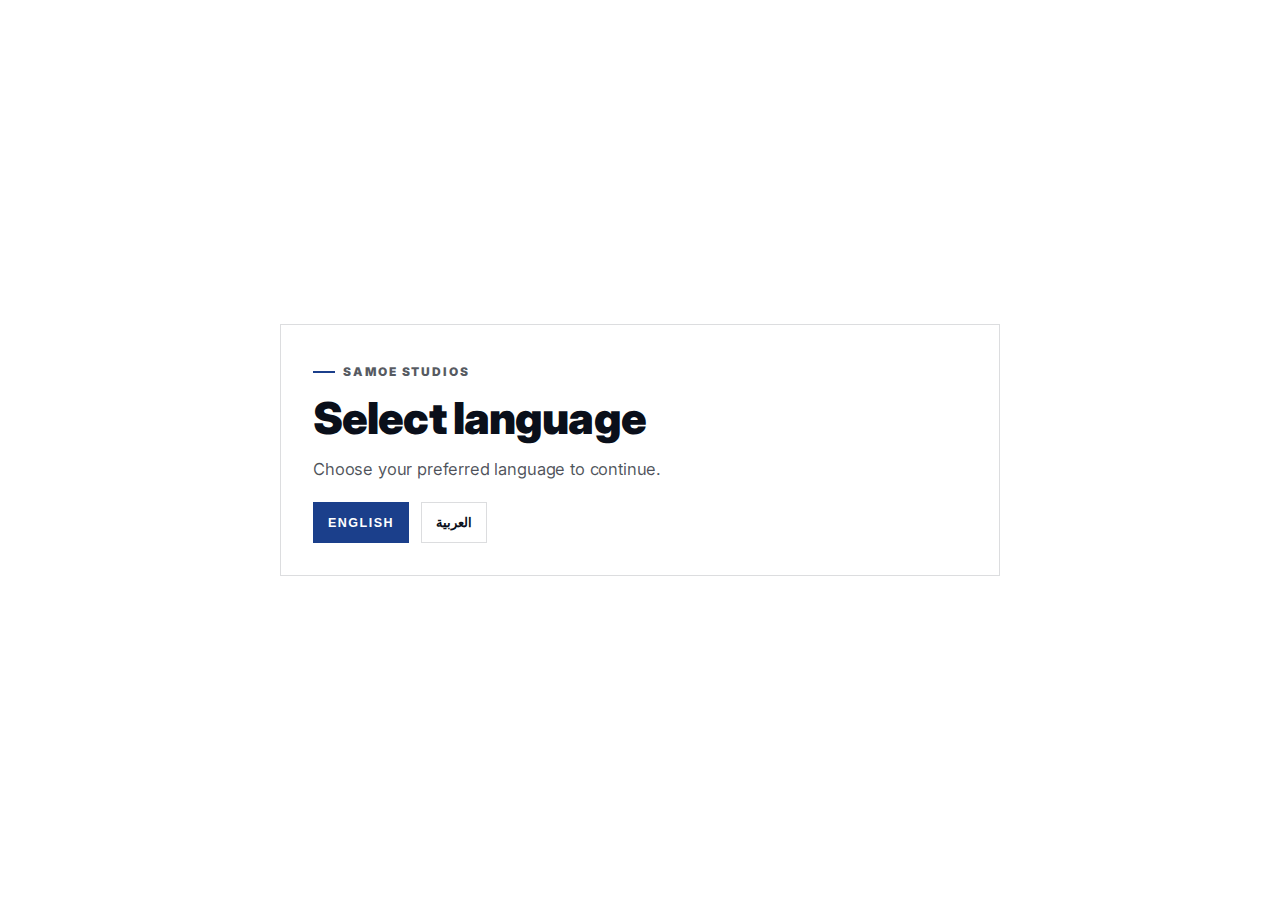
<file: index.html>
<!doctype html>
<html lang="en">
<head>
  <meta charset="utf-8" />
  <meta name="viewport" content="width=device-width, initial-scale=1" />
  <title>Language — SAMOE STUDIOS</title>
  <meta name="description" content="Select your preferred language to continue to SAMOE STUDIOS." />
  <link rel="canonical" href="https://samoestudios.com/" />

  <link rel="preconnect" href="https://fonts.googleapis.com">
  <link rel="preconnect" href="https://fonts.gstatic.com" crossorigin>
  <link href="https://fonts.googleapis.com/css2?family=Inter:wght@400;600;800;900&family=Noto+Kufi+Arabic:wght@400;600;800&display=swap" rel="stylesheet">
  <link rel="stylesheet" href="./styles.css?v=50" />
</head>

<body>
  <main class="gate">
    <div class="gate-box reveal is-visible">
      <div class="kicker">SAMOE STUDIOS</div>

      <h1 class="gate-title" data-i18n="gate_title">Select language</h1>
      <p class="sub" style="margin-bottom:18px;" data-i18n="gate_sub">Choose your preferred language to continue.</p>

      <div class="btn-row">
        <button class="btn btn-blue" id="chooseEN" type="button">English</button>
        <button class="btn btn-ghost" id="chooseAR" type="button">العربية</button>
      </div>
    </div>
  </main>

  <script src="./i18n.js?v=50"></script>
  <script>
    // Auto-skip gate if language already chosen
    try{
      const saved = localStorage.getItem("samoelang");
      if (saved === "en" || saved === "ar") location.replace("./home.html");
    } catch(e) {}

    document.getElementById("chooseEN").addEventListener("click", () => {
      try { localStorage.setItem("samoelang","en"); } catch(e) {}
      location.href = "./home.html";
    });

    document.getElementById("chooseAR").addEventListener("click", () => {
      try { localStorage.setItem("samoelang","ar"); } catch(e) {}
      location.href = "./home.html";
    });
  </script>
</body>
</html>
</file>
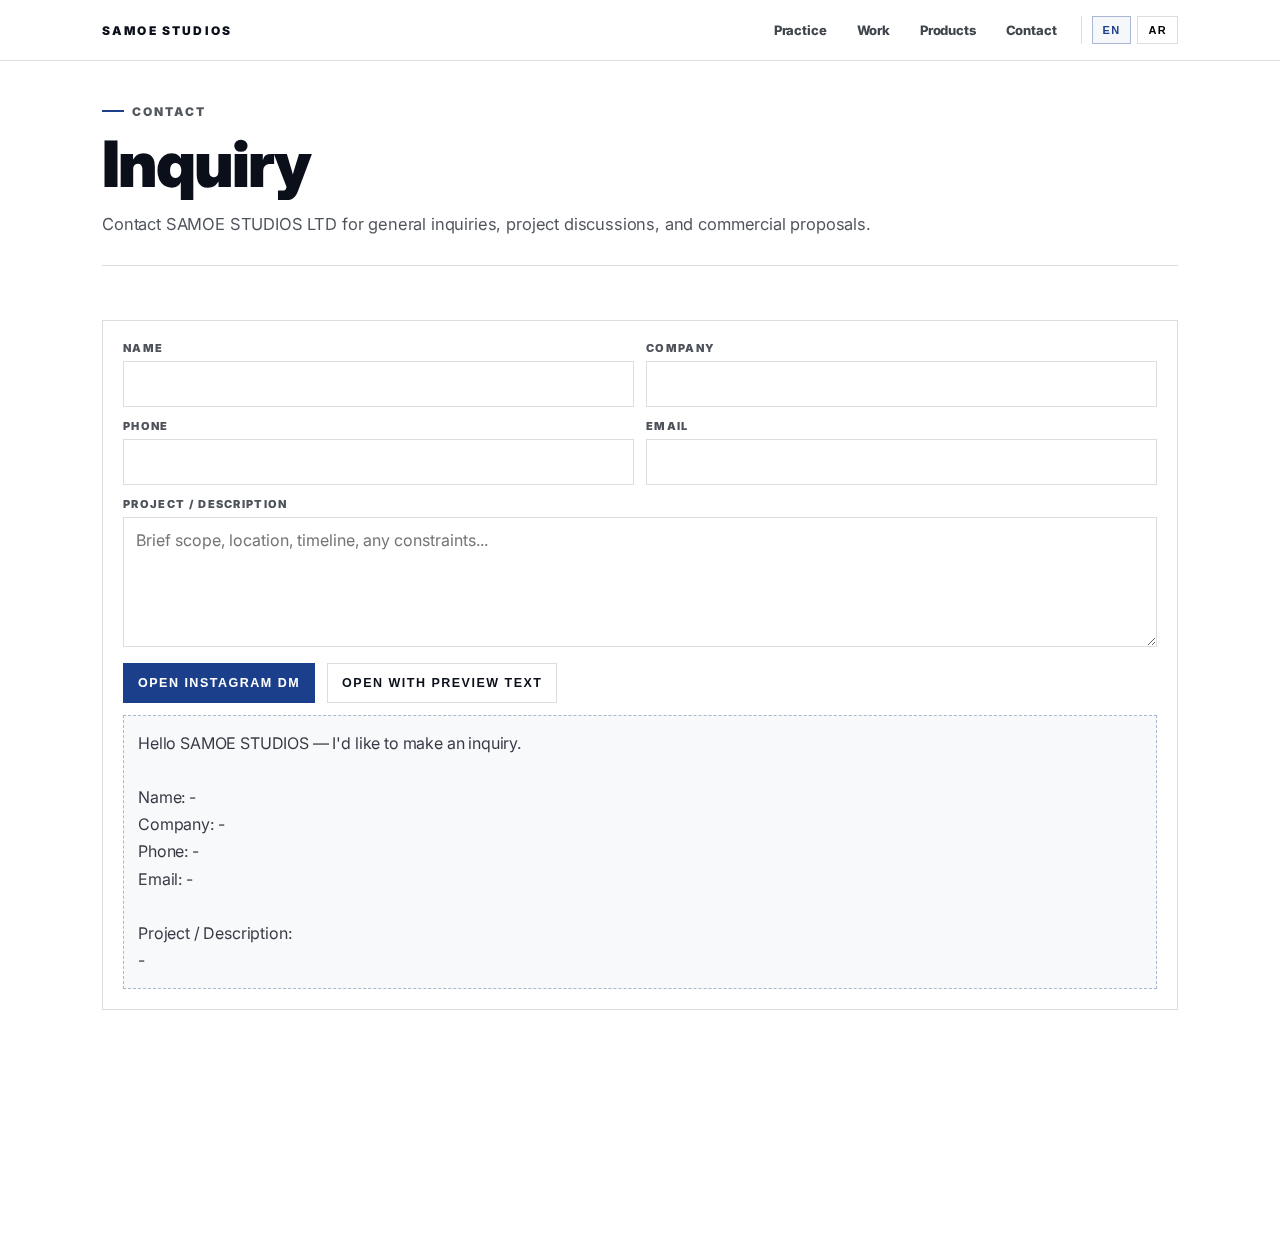
<file: contact.html>
<!doctype html>
<html lang="en">
<head>
  <meta charset="utf-8" />
  <meta name="viewport" content="width=device-width, initial-scale=1" />

  <title>Contact — SAMOE STUDIOS</title>
  <meta name="description" content="Contact SAMOE STUDIOS. Submit an inquiry and send it via Instagram DM." />
  <link rel="canonical" href="https://samoestudios.com/contact.html" />

  <link rel="preconnect" href="https://fonts.googleapis.com">
  <link rel="preconnect" href="https://fonts.gstatic.com" crossorigin>
  <link href="https://fonts.googleapis.com/css2?family=Inter:wght@400;600;800;900&family=Noto+Kufi+Arabic:wght@400;600;800&display=swap" rel="stylesheet">
  <link rel="stylesheet" href="./styles.css?v=50" />
</head>

<body>
<header class="nav">
  <div class="nav-inner">
    <a class="logo" href="./home.html">SAMOE STUDIOS</a>

    <nav class="nav-links">
      <a href="./practice.html" data-i18n="nav_practice">Practice</a>
      <a href="./work.html" data-i18n="nav_work">Work</a>
      <a href="./products.html" data-i18n="nav_products">Products</a>
      <a href="./contact.html" data-i18n="nav_contact">Contact</a>

      <div class="lang-switch">
        <button id="langEN" type="button">EN</button>
        <button id="langAR" type="button">AR</button>
      </div>
    </nav>
  </div>
</header>

<main class="wrap">

  <section class="reveal">
    <div class="kicker" data-i18n="contact_kicker">Contact</div>
    <h1 class="h1" data-i18n="contact_title">Inquiry</h1>
    <p class="sub" data-i18n="contact_sub">
      Fill in your details. We will generate a message and open Instagram DM so you can send it.
    </p>
  </section>

  <section class="section reveal">
    <form id="inquiryForm" class="form">
      <div class="field-grid">
        <div>
          <label for="name" data-i18n="f_name">Name</label>
          <input id="name" name="name" autocomplete="name" />
        </div>
        <div>
          <label for="company" data-i18n="f_company">Company</label>
          <input id="company" name="company" autocomplete="organization" />
        </div>
        <div>
          <label for="phone" data-i18n="f_phone">Phone</label>
          <input id="phone" name="phone" autocomplete="tel" />
        </div>
        <div>
          <label for="email" data-i18n="f_email">Email</label>
          <input id="email" name="email" autocomplete="email" />
        </div>
      </div>

      <div style="margin-top:12px;">
        <label for="description" data-i18n="f_desc">Project / Description</label>
        <textarea id="description" name="description" data-i18n-ph="f_desc_ph"
          placeholder="Brief scope, location, timeline, any constraints..."></textarea>
      </div>

      <div class="form-actions">
        <button class="btn btn-blue" type="submit" data-i18n="open_dm">Open Instagram DM</button>
        <button class="btn btn-ghost" type="button" id="openDM" data-i18n="open_dm2">Open with preview text</button>
      </div>

      <div class="preview" id="messagePreview"></div>
    </form>
  </section>

  <footer class="footer reveal">
    <div data-i18n="footer_rights">© 2025–2026 SAMOE STUDIOS</div>
    <div class="footer-links">
      <a href="./home.html">Home</a>
      <a href="./practice.html" data-i18n="nav_practice">Practice</a>
      <a href="./work.html" data-i18n="nav_work">Work</a>
      <a href="./products.html" data-i18n="nav_products">Products</a>
      <a href="./contact.html" data-i18n="nav_contact">Contact</a>
      <a href="https://instagram.com/samoestudios" target="_blank" rel="noreferrer" data-i18n="footer_follow">Follow</a>
    </div>
  </footer>

</main>

<script src="./i18n.js?v=50"></script>
<script src="./script.js?v=50"></script>
<script>
  const lang = window.SAMOE.getLang() || "en";
  const enBtn = document.getElementById("langEN");
  const arBtn = document.getElementById("langAR");
  const setActive = (l) => { enBtn.classList.toggle("active", l==="en"); arBtn.classList.toggle("active", l==="ar"); };
  setActive(lang);
  enBtn.addEventListener("click", () => { window.SAMOE.setLang("en"); setActive("en"); });
  arBtn.addEventListener("click", () => { window.SAMOE.setLang("ar"); setActive("ar"); });
</script>
</body>
</html>
</file>
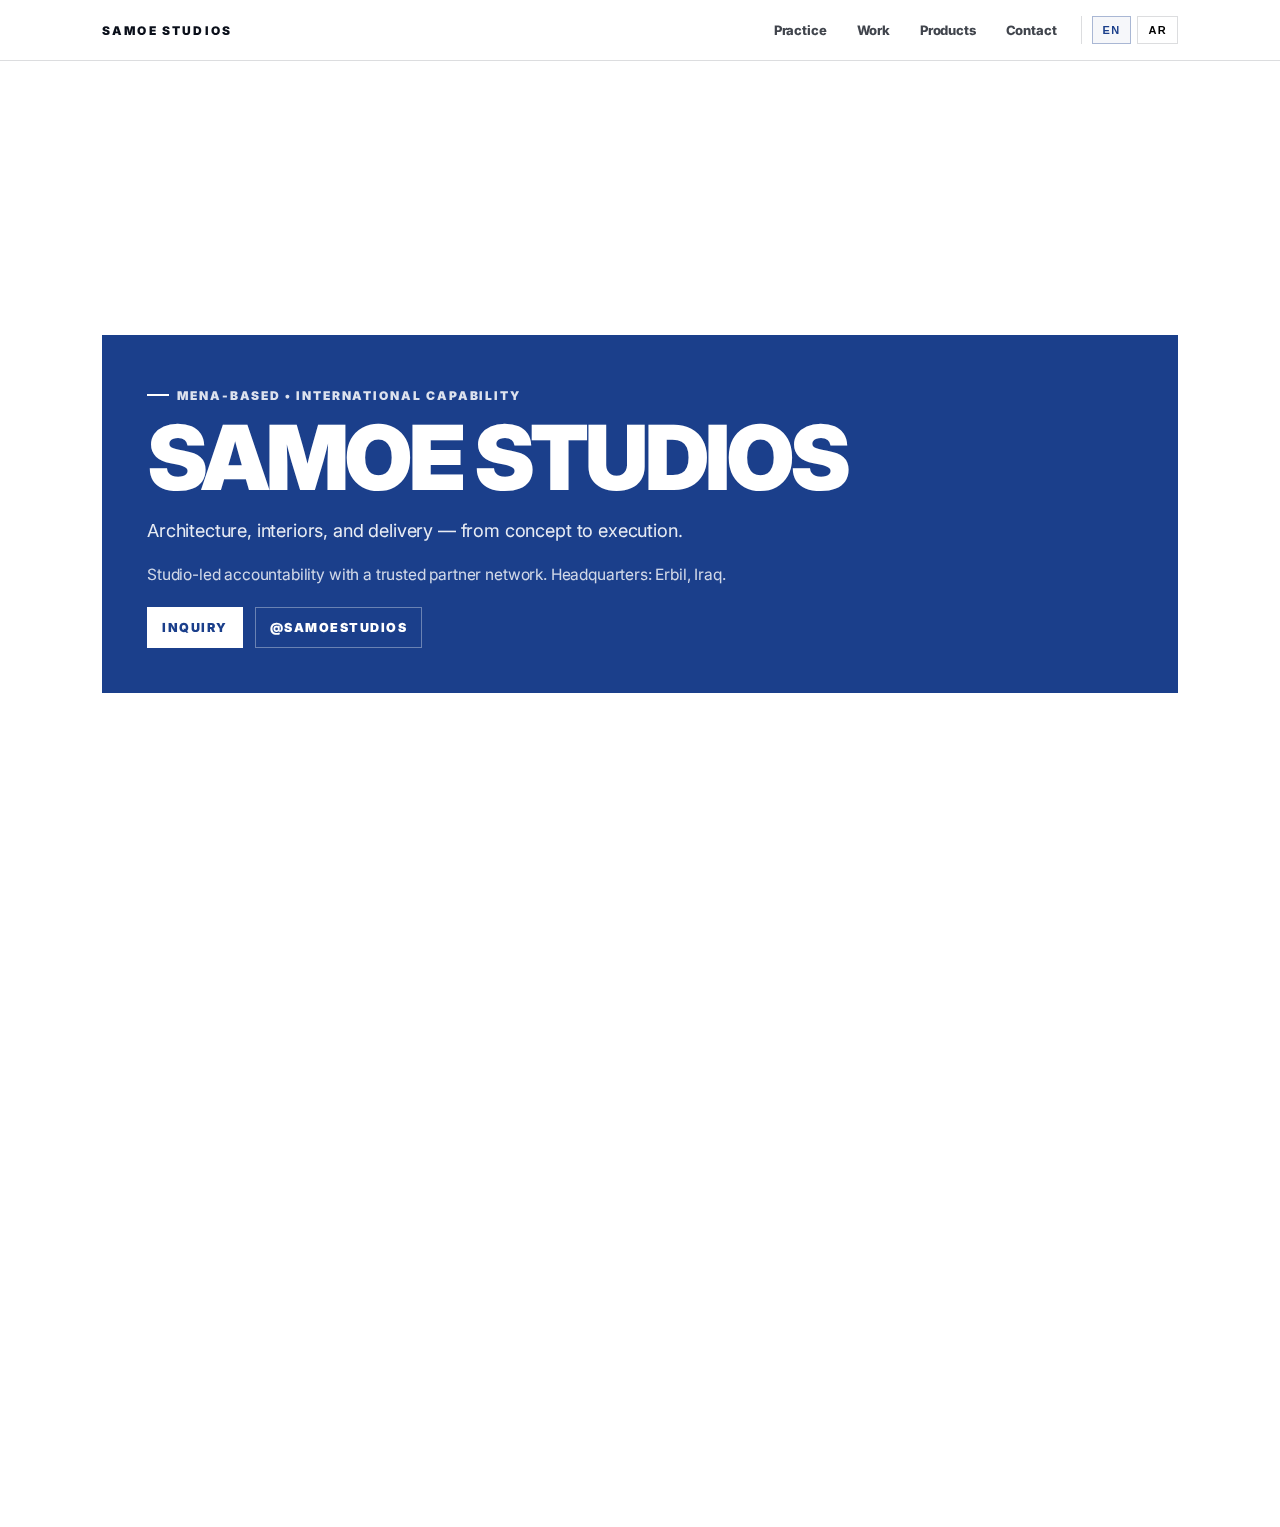
<file: home.html>
<!doctype html>
<html lang="en">
<head>
  <meta charset="utf-8" />
  <meta name="viewport" content="width=device-width, initial-scale=1" />

  <title>SAMOE STUDIOS — Architecture, Interiors & Delivery</title>
  <meta name="description" content="SAMOE STUDIOS is a MENA-based architecture and delivery studio headquartered in Erbil, Iraq. Architecture, interiors, retail rollout systems, and implementation oversight." />
  <link rel="canonical" href="https://samoestudios.com/home.html" />

  <meta property="og:title" content="SAMOE STUDIOS — Architecture, Interiors & Delivery" />
  <meta property="og:description" content="MENA-based, internationally capable. Headquartered in Erbil, Iraq." />
  <meta property="og:url" content="https://samoestudios.com/home.html" />
  <meta property="og:type" content="website" />

  <link rel="preconnect" href="https://fonts.googleapis.com">
  <link rel="preconnect" href="https://fonts.gstatic.com" crossorigin>
  <link href="https://fonts.googleapis.com/css2?family=Inter:wght@400;600;800;900&family=Noto+Kufi+Arabic:wght@400;600;800&display=swap" rel="stylesheet">
  <link rel="stylesheet" href="./styles.css?v=50" />

  <script type="application/ld+json">
  {
    "@context":"https://schema.org",
    "@type":"Organization",
    "name":"SAMOE STUDIOS",
    "url":"https://samoestudios.com/",
    "sameAs":["https://www.instagram.com/samoestudios/"],
    "address":{
      "@type":"PostalAddress",
      "addressLocality":"Erbil",
      "addressCountry":"IQ"
    }
  }
  </script>
</head>

<body>
<header class="nav">
  <div class="nav-inner">
    <a class="logo" href="./home.html">SAMOE STUDIOS</a>

    <nav class="nav-links">
      <a href="./practice.html" data-i18n="nav_practice">Practice</a>
      <a href="./work.html" data-i18n="nav_work">Work</a>
      <a href="./products.html" data-i18n="nav_products">Products</a>
      <a href="./contact.html" data-i18n="nav_contact">Contact</a>

      <div class="lang-switch" aria-label="Language">
        <button id="langEN" type="button">EN</button>
        <button id="langAR" type="button">AR</button>
      </div>
    </nav>
  </div>
</header>

<main class="wrap">

  <section class="hero-full reveal">
    <div class="hero-stack hero-panel">
      <div class="kicker" data-i18n="hero_kicker">MENA-based • International capability</div>

      <h1 class="hero-title-xl" data-i18n="hero_title">SAMOE STUDIOS</h1>

      <p class="hero-slogan" data-i18n="hero_slogan">
        Architecture, interiors, and delivery — from concept to execution.
      </p>

      <p class="hero-sub2" data-i18n="hero_sub">
        Studio-led accountability with a trusted partner network. Headquarters: Erbil, Iraq.
      </p>

      <div class="btn-row" style="margin-top:18px;">
        <a class="btn btn-white" href="./contact.html" data-i18n="nav_inquiry">Inquiry</a>
        <a class="btn btn-ghost hero-ig" href="https://instagram.com/samoestudios" target="_blank" rel="noreferrer">@samoestudios</a>
      </div>
    </div>
  </section>

  <section class="section reveal">
    <div class="section-head">
      <h2 class="h2" data-i18n="sec_current_title">Current Project</h2>
      <p class="muted" data-i18n="sec_current_sub">Selected case study</p>
    </div>

    <article class="case">
      <div class="case-top">
        <h3 class="case-title" data-i18n="case_title">Special Lady — Retail transformation</h3>
        <div class="tag" data-i18n="case_tag">Iraq • Retail • Rebrand • Renovation • Systems</div>
      </div>

      <p class="case-p" data-i18n="case_desc">
        Rebrand and spatial expansion integrating architectural redesign, rollout coordination, and operational systems alignment.
      </p>

      <div class="timeline">
        <div><span data-i18n="tl_start">Project start</span><strong data-i18n="tl_start_val">October 2025</strong></div>
        <div><span data-i18n="tl_end">Full delivery</span><strong data-i18n="tl_end_val">April 2026</strong></div>
      </div>

      <div class="btn-row">
        <a class="btn btn-ghost" href="./work.html" data-i18n="view_case">View case study</a>
      </div>
    </article>
  </section>

  <footer class="footer reveal">
    <div data-i18n="footer_rights">© 2025–2026 SAMOE STUDIOS</div>

    <div class="footer-links">
      <a href="./home.html">Home</a>
      <a href="./practice.html" data-i18n="nav_practice">Practice</a>
      <a href="./work.html" data-i18n="nav_work">Work</a>
      <a href="./products.html" data-i18n="nav_products">Products</a>
      <a href="./contact.html" data-i18n="nav_contact">Contact</a>
      <a href="https://instagram.com/samoestudios" target="_blank" rel="noreferrer" data-i18n="footer_follow">Follow</a>
    </div>
  </footer>

</main>

<script src="./i18n.js?v=50"></script>
<script src="./script.js?v=50"></script>
<script>
  const lang = window.SAMOE.getLang() || "en";
  const enBtn = document.getElementById("langEN");
  const arBtn = document.getElementById("langAR");
  const setActive = (l) => {
    enBtn.classList.toggle("active", l === "en");
    arBtn.classList.toggle("active", l === "ar");
  };
  setActive(lang);
  enBtn.addEventListener("click", () => { window.SAMOE.setLang("en"); setActive("en"); });
  arBtn.addEventListener("click", () => { window.SAMOE.setLang("ar"); setActive("ar"); });
</script>
</body>
</html>
</file>
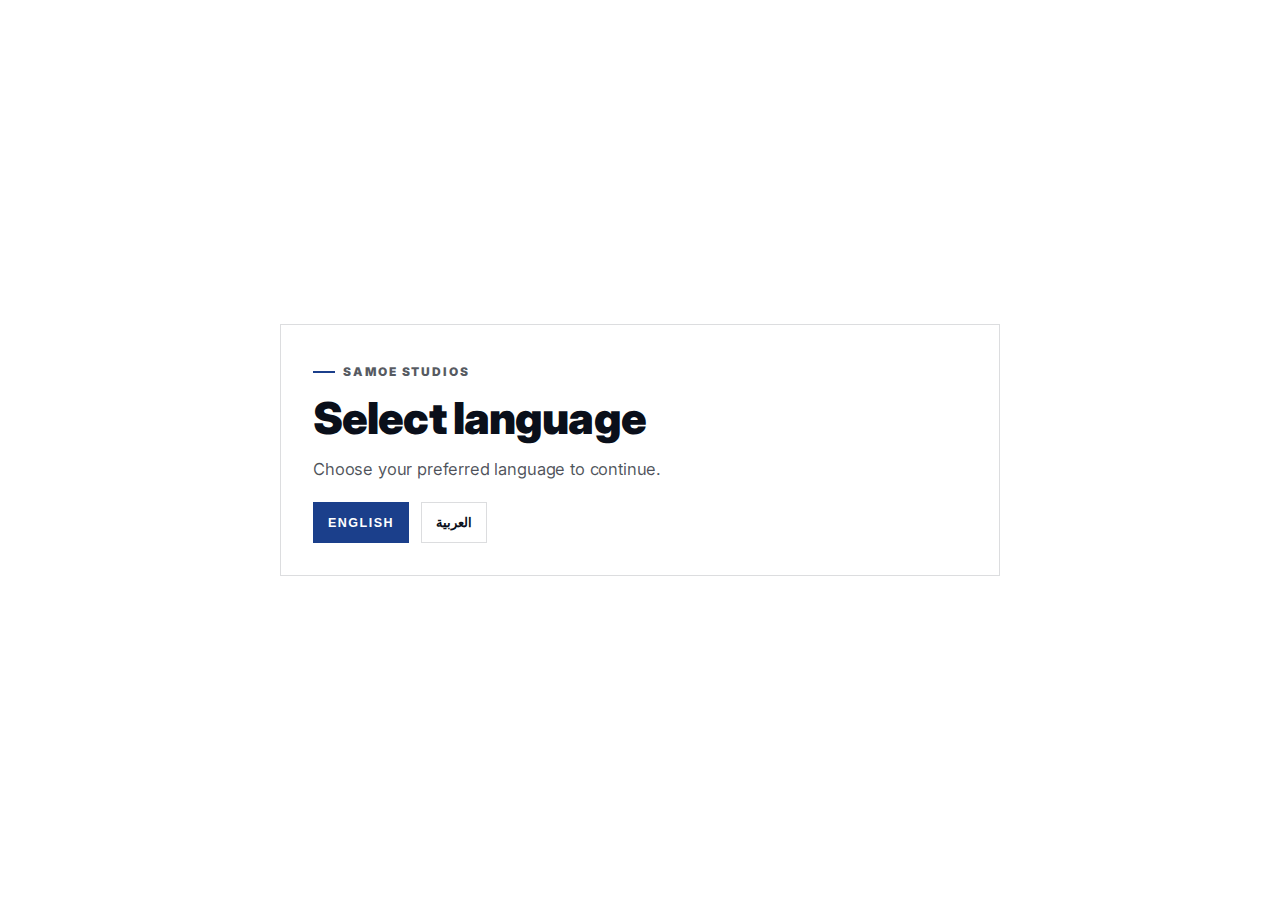
<file: lang.html>
<!doctype html>
<html lang="en">
<head>
  <meta charset="utf-8" />
  <meta name="viewport" content="width=device-width, initial-scale=1" />
  <title>Language — SAMOE STUDIOS</title>
  <link rel="preconnect" href="https://fonts.googleapis.com">
  <link rel="preconnect" href="https://fonts.gstatic.com" crossorigin>
  <link href="https://fonts.googleapis.com/css2?family=Inter:wght@400;600;800;900&display=swap" rel="stylesheet">
  <link rel="stylesheet" href="styles.css" />
</head>
<body>
  <main class="gate">
    <div class="gate-box reveal is-visible">
      <div class="kicker">SAMOE STUDIOS</div>
      <h1 class="gate-title">Select language</h1>
      <p class="sub" style="margin-bottom:18px;">Choose your preferred language to continue.</p>

      <div class="btn-row">
        <button class="btn btn-blue" id="chooseEN">English</button>
        <button class="btn btn-ghost" id="chooseAR">العربية</button>
      </div>
    </div>
  </main>

  <script src="i18n.js"></script>
  <script>
    document.getElementById("chooseEN").addEventListener("click", () => {
      window.SAMOE.setLang("en");
      location.href = "index.html";
    });
    document.getElementById("chooseAR").addEventListener("click", () => {
      window.SAMOE.setLang("ar");
      location.href = "index.html";
    });
  </script>
</body>
</html>
</file>
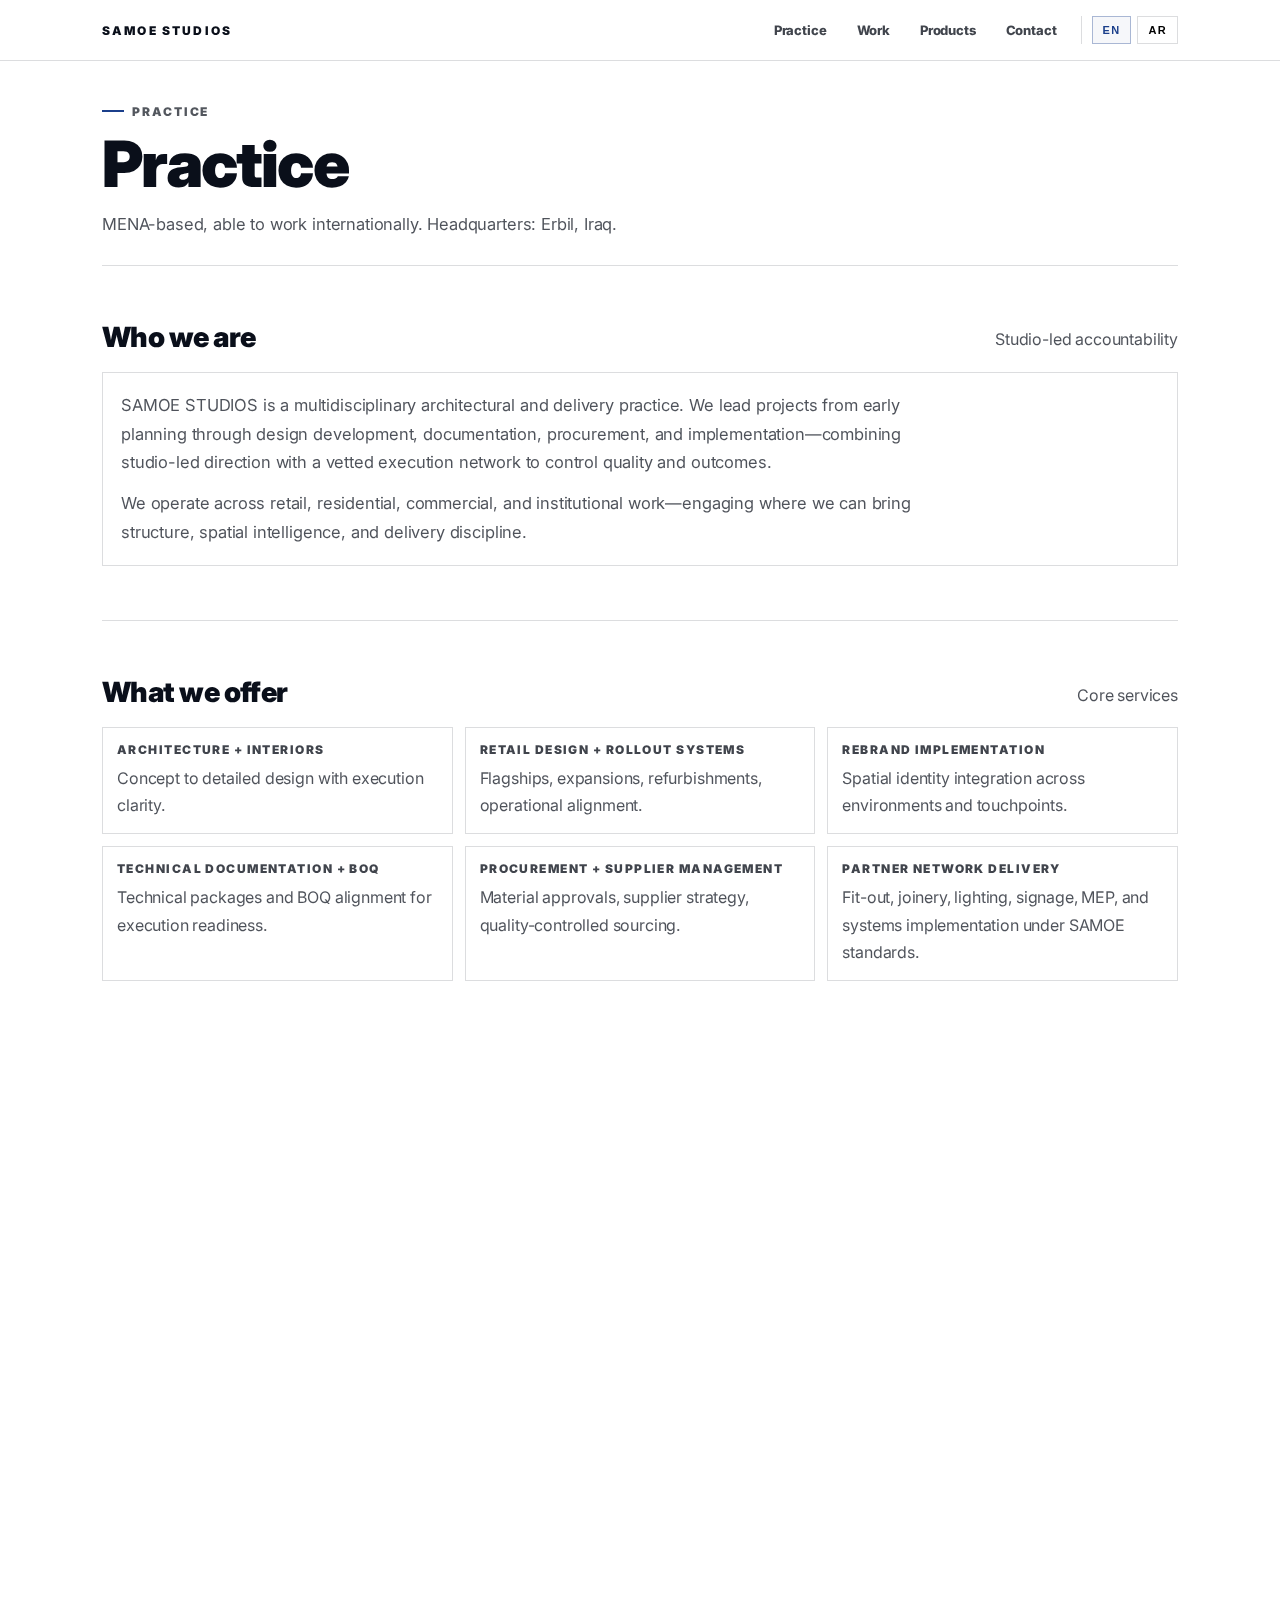
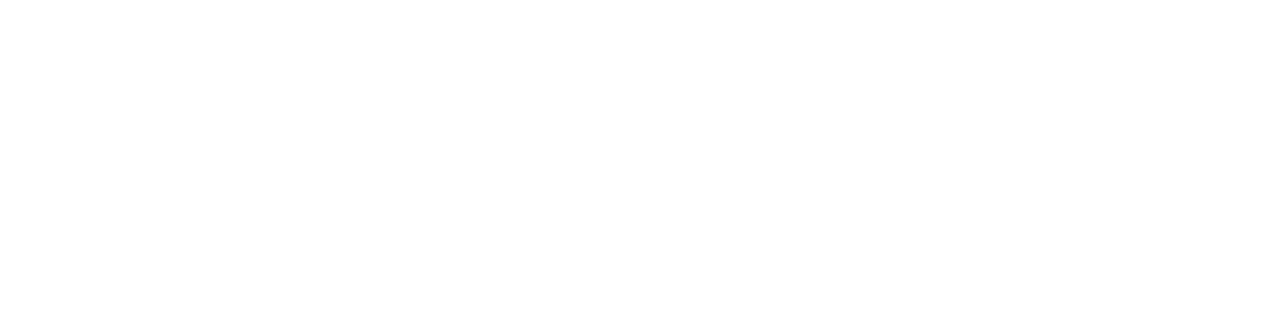
<file: practice.html>
<!doctype html>
<html lang="en">
<head>
  <meta charset="utf-8" />
  <meta name="viewport" content="width=device-width, initial-scale=1" />

  <title>Practice — SAMOE STUDIOS</title>
  <meta name="description" content="SAMOE STUDIOS practice: architecture, interiors, retail rollout systems, documentation, procurement, and delivery." />
  <link rel="canonical" href="https://samoestudios.com/practice.html" />

  <link rel="preconnect" href="https://fonts.googleapis.com">
  <link rel="preconnect" href="https://fonts.gstatic.com" crossorigin>
  <link href="https://fonts.googleapis.com/css2?family=Inter:wght@400;600;800;900&family=Noto+Kufi+Arabic:wght@400;600;800&display=swap" rel="stylesheet">
  <link rel="stylesheet" href="./styles.css?v=50" />
</head>

<body>
<header class="nav">
  <div class="nav-inner">
    <a class="logo" href="./home.html">SAMOE STUDIOS</a>

    <nav class="nav-links">
      <a href="./practice.html" data-i18n="nav_practice">Practice</a>
      <a href="./work.html" data-i18n="nav_work">Work</a>
      <a href="./products.html" data-i18n="nav_products">Products</a>
      <a href="./contact.html" data-i18n="nav_contact">Contact</a>

      <div class="lang-switch">
        <button id="langEN" type="button">EN</button>
        <button id="langAR" type="button">AR</button>
      </div>
    </nav>
  </div>
</header>

<main class="wrap">

  <section class="reveal">
    <div class="kicker" data-i18n="practice_kicker">Practice</div>
    <h1 class="h1" data-i18n="practice_title">Practice</h1>
    <p class="sub" data-i18n="practice_sub">MENA-based, able to work internationally. Headquarters: Erbil, Iraq.</p>
  </section>

  <section class="section reveal">
    <div class="section-head">
      <h2 class="h2" data-i18n="who_title">Who we are</h2>
      <p class="muted" data-i18n="who_sub">Studio-led accountability</p>
    </div>

    <div class="card">
      <p class="sub" style="margin-bottom:12px;" data-i18n="who_p1">
        SAMOE STUDIOS is a multidisciplinary architectural and delivery practice. We lead projects from early planning through design development, documentation, procurement, and implementation—combining studio-led direction with a vetted execution network to control quality and outcomes.
      </p>
      <p class="sub" style="margin:0;" data-i18n="who_p2">
        We operate across retail, residential, commercial, and institutional work—engaging where we can bring structure, spatial intelligence, and delivery discipline.
      </p>
    </div>
  </section>

  <section class="section reveal">
    <div class="section-head">
      <h2 class="h2" data-i18n="offer_title">What we offer</h2>
      <p class="muted" data-i18n="offer_sub">Core services</p>
    </div>

    <div class="mini-grid">
      <div class="mini"><h3 data-i18n="s1_t">Architecture + Interiors</h3><p data-i18n="s1_d">Concept to detailed design with execution clarity.</p></div>
      <div class="mini"><h3 data-i18n="s2_t">Retail Design + Rollout Systems</h3><p data-i18n="s2_d">Flagships, expansions, refurbishments, operational alignment.</p></div>
      <div class="mini"><h3 data-i18n="s3_t">Rebrand Implementation</h3><p data-i18n="s3_d">Spatial identity integration across environments and touchpoints.</p></div>
      <div class="mini"><h3 data-i18n="s4_t">Technical Documentation + BOQ</h3><p data-i18n="s4_d">Technical packages and BOQ alignment for execution readiness.</p></div>
      <div class="mini"><h3 data-i18n="s5_t">Procurement + Supplier Management</h3><p data-i18n="s5_d">Material approvals, supplier strategy, quality-controlled sourcing.</p></div>
      <div class="mini"><h3 data-i18n="s6_t">Partner Network Delivery</h3><p data-i18n="s6_d">Fit-out, joinery, lighting, signage, MEP, and systems implementation under SAMOE standards.</p></div>
    </div>
  </section>

  <section class="section reveal">
    <div class="section-head">
      <h2 class="h2" data-i18n="delivery_title">Delivery model</h2>
      <p class="muted" data-i18n="delivery_sub">How we execute</p>
    </div>

    <div class="card">
      <p class="sub" style="margin-bottom:10px;" data-i18n="d1">01 — Discovery: Objectives, constraints, budget logic, timeline, success KPIs.</p>
      <p class="sub" style="margin-bottom:10px;" data-i18n="d2">02 — Design + Documentation: Concept → detailed design, BOQ alignment, technical packages, execution clarity.</p>
      <p class="sub" style="margin-bottom:10px;" data-i18n="d3">03 — Procurement + Partners: Supplier strategy, approvals, and partner selection under SAMOE standards.</p>
      <p class="sub" style="margin:0;" data-i18n="d4">04 — Implementation + QA: Site coordination, inspections, punch lists, handover — measurable quality control.</p>
    </div>
  </section>

  <section class="section reveal">
    <div class="section-head">
      <h2 class="h2" data-i18n="name_title">The name</h2>
      <p class="muted" data-i18n="name_sub">SAMOE (pronounced “Sah-moe”)</p>
    </div>

    <div class="card">
      <p class="sub" style="margin:0;" data-i18n="name_p">
        SAMOE is intentionally not an acronym. It functions as a studio mark—adaptable across sectors, places, and project scales.
      </p>
    </div>
  </section>

  <footer class="footer reveal">
    <div data-i18n="footer_rights">© 2025–2026 SAMOE STUDIOS</div>
    <div class="footer-links">
      <a href="./home.html">Home</a>
      <a href="./practice.html" data-i18n="nav_practice">Practice</a>
      <a href="./work.html" data-i18n="nav_work">Work</a>
      <a href="./products.html" data-i18n="nav_products">Products</a>
      <a href="./contact.html" data-i18n="nav_contact">Contact</a>
      <a href="https://instagram.com/samoestudios" target="_blank" rel="noreferrer" data-i18n="footer_follow">Follow</a>
    </div>
  </footer>

</main>

<script src="./i18n.js?v=50"></script>
<script src="./script.js?v=50"></script>
<script>
  const lang = window.SAMOE.getLang() || "en";
  const enBtn = document.getElementById("langEN");
  const arBtn = document.getElementById("langAR");
  const setActive = (l) => { enBtn.classList.toggle("active", l==="en"); arBtn.classList.toggle("active", l==="ar"); };
  setActive(lang);
  enBtn.addEventListener("click", () => { window.SAMOE.setLang("en"); setActive("en"); });
  arBtn.addEventListener("click", () => { window.SAMOE.setLang("ar"); setActive("ar"); });
</script>
</body>
</html>
</file>
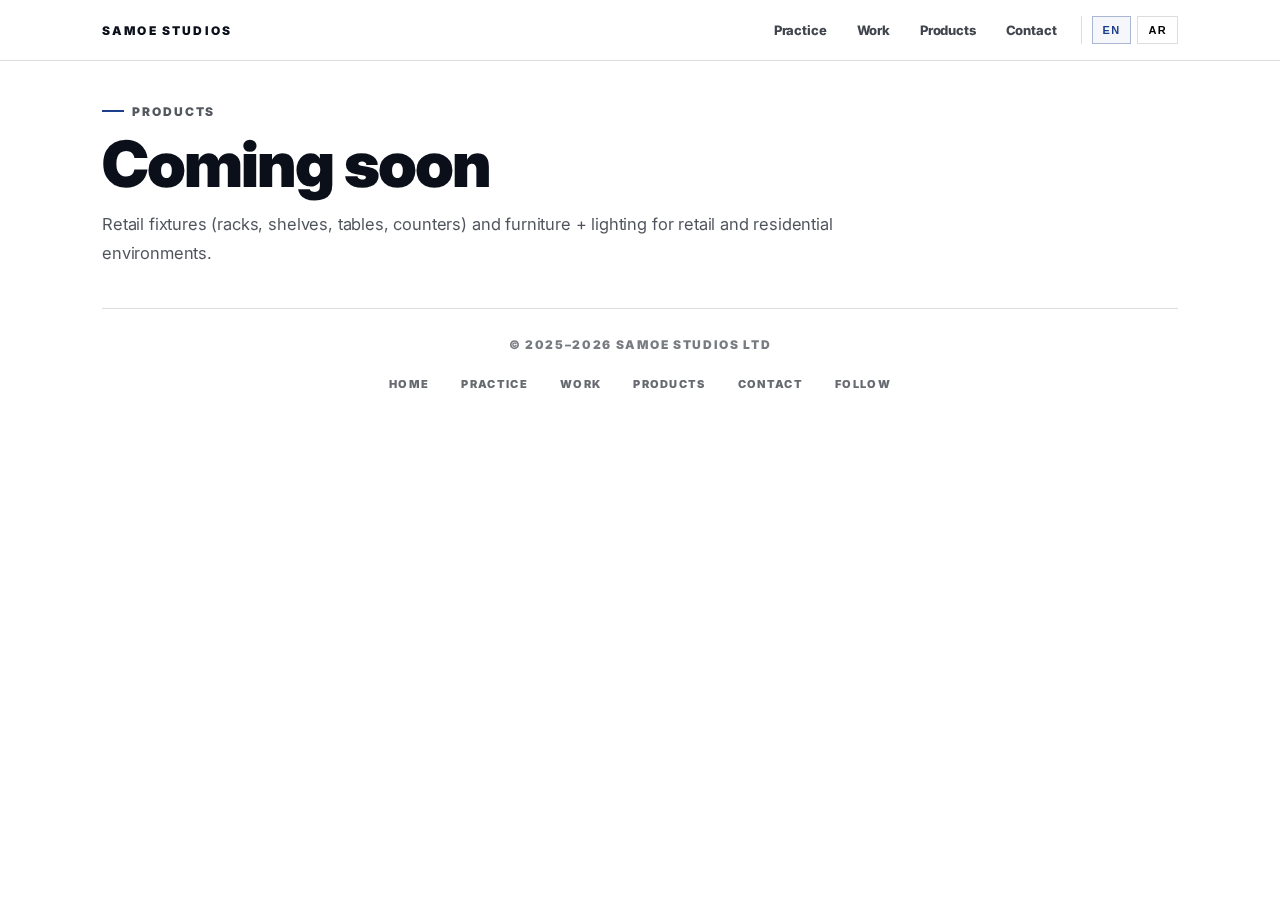
<file: products.html>
<!doctype html>
<html lang="en">
<head>
  <meta charset="utf-8" />
  <meta name="viewport" content="width=device-width, initial-scale=1" />

  <title>Products — SAMOE STUDIOS</title>
  <meta name="description" content="Products by SAMOE STUDIOS. Retail fixtures, furniture, and lighting — coming soon." />
  <link rel="canonical" href="https://samoestudios.com/products.html" />

  <link rel="preconnect" href="https://fonts.googleapis.com">
  <link rel="preconnect" href="https://fonts.gstatic.com" crossorigin>
  <link href="https://fonts.googleapis.com/css2?family=Inter:wght@400;600;800;900&family=Noto+Kufi+Arabic:wght@400;600;800&display=swap" rel="stylesheet">
  <link rel="stylesheet" href="./styles.css?v=50" />
</head>

<body>
<header class="nav">
  <div class="nav-inner">
    <a class="logo" href="./home.html">SAMOE STUDIOS</a>

    <nav class="nav-links">
      <a href="./practice.html" data-i18n="nav_practice">Practice</a>
      <a href="./work.html" data-i18n="nav_work">Work</a>
      <a href="./products.html" data-i18n="nav_products">Products</a>
      <a href="./contact.html" data-i18n="nav_contact">Contact</a>

      <div class="lang-switch">
        <button id="langEN" type="button">EN</button>
        <button id="langAR" type="button">AR</button>
      </div>
    </nav>
  </div>
</header>

<main class="wrap">
  <section class="reveal">
    <div class="kicker" data-i18n="products_kicker">Products</div>
    <h1 class="h1" data-i18n="products_title">Coming soon</h1>
    <p class="sub" data-i18n="products_sub">
      Retail fixtures (racks, shelves, tables, counters) and furniture + lighting for retail and residential environments.
    </p>
  </section>

  <footer class="footer reveal">
    <div data-i18n="footer_rights">© 2025–2026 SAMOE STUDIOS</div>
    <div class="footer-links">
      <a href="./home.html">Home</a>
      <a href="./practice.html" data-i18n="nav_practice">Practice</a>
      <a href="./work.html" data-i18n="nav_work">Work</a>
      <a href="./products.html" data-i18n="nav_products">Products</a>
      <a href="./contact.html" data-i18n="nav_contact">Contact</a>
      <a href="https://instagram.com/samoestudios" target="_blank" rel="noreferrer" data-i18n="footer_follow">Follow</a>
    </div>
  </footer>
</main>

<script src="./i18n.js?v=50"></script>
<script src="./script.js?v=50"></script>
<script>
  const lang = window.SAMOE.getLang() || "en";
  const enBtn = document.getElementById("langEN");
  const arBtn = document.getElementById("langAR");
  const setActive = (l) => { enBtn.classList.toggle("active", l==="en"); arBtn.classList.toggle("active", l==="ar"); };
  setActive(lang);
  enBtn.addEventListener("click", () => { window.SAMOE.setLang("en"); setActive("en"); });
  arBtn.addEventListener("click", () => { window.SAMOE.setLang("ar"); setActive("ar"); });
</script>
</body>
</html>
</file>
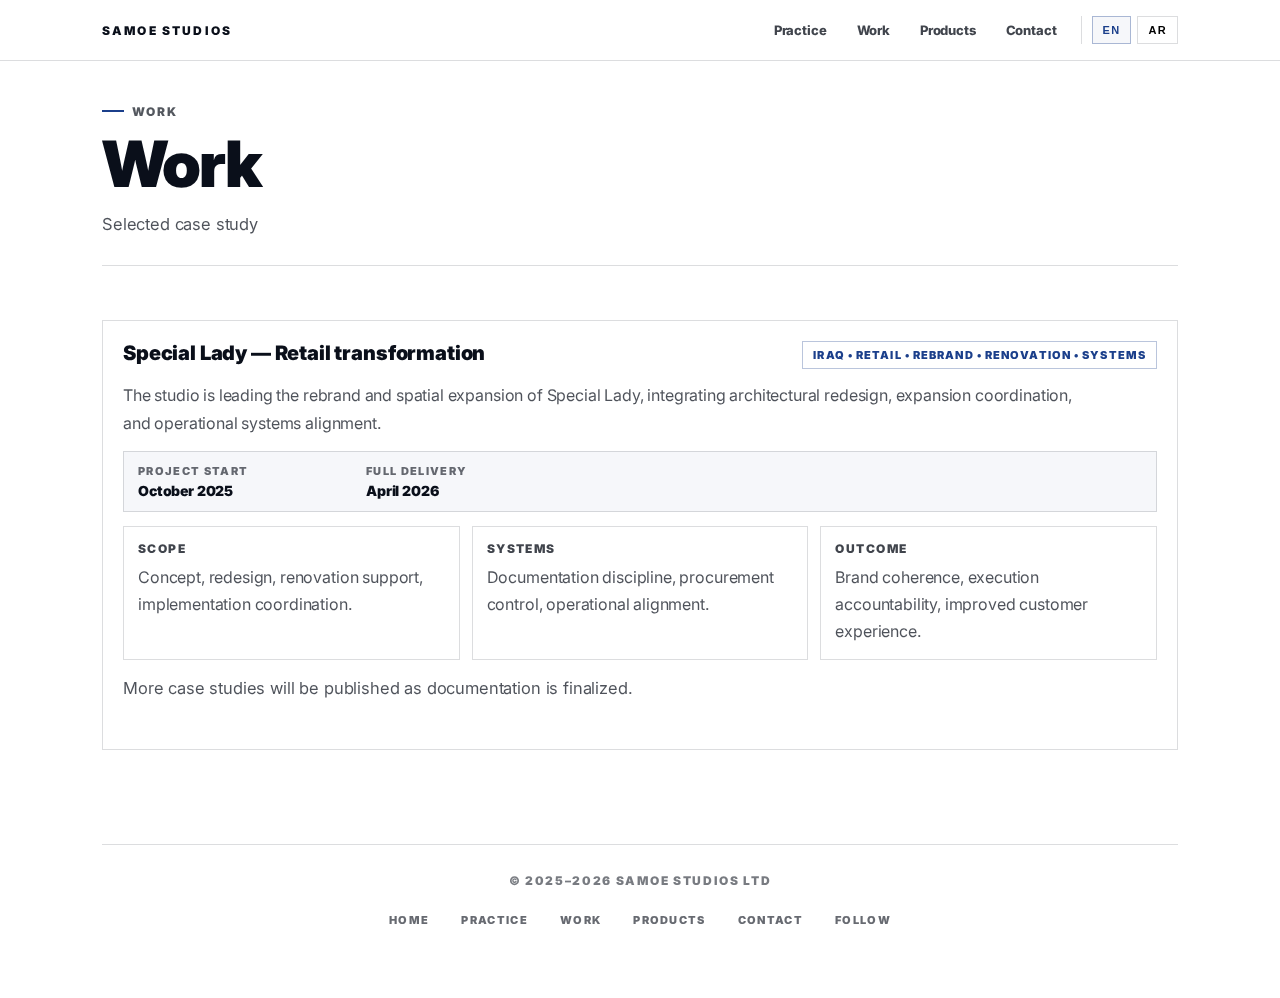
<file: work.html>
<!doctype html>
<html lang="en">
<head>
  <meta charset="utf-8" />
  <meta name="viewport" content="width=device-width, initial-scale=1" />

  <title>Work — SAMOE STUDIOS</title>
  <meta name="description" content="Selected work by SAMOE STUDIOS. Current case study: Special Lady retail transformation." />
  <link rel="canonical" href="https://samoestudios.com/work.html" />

  <link rel="preconnect" href="https://fonts.googleapis.com">
  <link rel="preconnect" href="https://fonts.gstatic.com" crossorigin>
  <link href="https://fonts.googleapis.com/css2?family=Inter:wght@400;600;800;900&family=Noto+Kufi+Arabic:wght@400;600;800&display=swap" rel="stylesheet">
  <link rel="stylesheet" href="./styles.css?v=50" />
</head>

<body>
<header class="nav">
  <div class="nav-inner">
    <a class="logo" href="./home.html">SAMOE STUDIOS</a>

    <nav class="nav-links">
      <a href="./practice.html" data-i18n="nav_practice">Practice</a>
      <a href="./work.html" data-i18n="nav_work">Work</a>
      <a href="./products.html" data-i18n="nav_products">Products</a>
      <a href="./contact.html" data-i18n="nav_contact">Contact</a>

      <div class="lang-switch">
        <button id="langEN" type="button">EN</button>
        <button id="langAR" type="button">AR</button>
      </div>
    </nav>
  </div>
</header>

<main class="wrap">

  <section class="reveal">
    <div class="kicker" data-i18n="work_kicker">Work</div>
    <h1 class="h1" data-i18n="work_title">Work</h1>
    <p class="sub" data-i18n="work_sub">Selected case study</p>
  </section>

  <section class="section reveal">
    <article class="case">
      <div class="case-top">
        <h3 class="case-title" data-i18n="case_title">Special Lady — Retail transformation</h3>
        <div class="tag" data-i18n="case_tag">Iraq • Retail • Rebrand • Renovation • Systems</div>
      </div>

      <p class="case-p" data-i18n="work_case_desc">
        The studio is leading the rebrand and spatial expansion of Special Lady, integrating architectural redesign, expansion coordination, and operational systems alignment.
      </p>

      <div class="timeline">
        <div><span data-i18n="tl_start">Project start</span><strong data-i18n="tl_start_val">October 2025</strong></div>
        <div><span data-i18n="tl_end">Full delivery</span><strong data-i18n="tl_end_val">April 2026</strong></div>
      </div>

      <div class="mini-grid">
        <div class="mini"><h3 data-i18n="scope_t">Scope</h3><p data-i18n="scope_d">Concept, redesign, renovation support, implementation coordination.</p></div>
        <div class="mini"><h3 data-i18n="systems_t">Systems</h3><p data-i18n="systems_d">Documentation discipline, procurement control, operational alignment.</p></div>
        <div class="mini"><h3 data-i18n="outcome_t">Outcome</h3><p data-i18n="outcome_d">Brand coherence, execution accountability, improved customer experience.</p></div>
      </div>

      <p class="sub" style="margin-top:14px;" data-i18n="more_cases">
        More case studies will be published as documentation is finalized.
      </p>
    </article>
  </section>

  <footer class="footer reveal">
    <div data-i18n="footer_rights">© 2025–2026 SAMOE STUDIOS</div>
    <div class="footer-links">
      <a href="./home.html">Home</a>
      <a href="./practice.html" data-i18n="nav_practice">Practice</a>
      <a href="./work.html" data-i18n="nav_work">Work</a>
      <a href="./products.html" data-i18n="nav_products">Products</a>
      <a href="./contact.html" data-i18n="nav_contact">Contact</a>
      <a href="https://instagram.com/samoestudios" target="_blank" rel="noreferrer" data-i18n="footer_follow">Follow</a>
    </div>
  </footer>

</main>

<script src="./i18n.js?v=50"></script>
<script src="./script.js?v=50"></script>
<script>
  const lang = window.SAMOE.getLang() || "en";
  const enBtn = document.getElementById("langEN");
  const arBtn = document.getElementById("langAR");
  const setActive = (l) => { enBtn.classList.toggle("active", l==="en"); arBtn.classList.toggle("active", l==="ar"); };
  setActive(lang);
  enBtn.addEventListener("click", () => { window.SAMOE.setLang("en"); setActive("en"); });
  arBtn.addEventListener("click", () => { window.SAMOE.setLang("ar"); setActive("ar"); });
</script>
</body>
</html>
</file>
<file: styles.css>
:root{
  --blue:#1B3F8B;
  --blue-dark:#16346f;
  --ink:#0a0f1a;
  --muted:rgba(10,15,26,.72);
  --line:rgba(10,15,26,.14);
  --paper:#ffffff;

  --max:1120px;
  --pad:22px;
}

*{ box-sizing:border-box; }
html{ scroll-behavior:smooth; }

body{
  margin:0;
  font-family: Inter, ui-sans-serif, system-ui, -apple-system, "Segoe UI", Roboto, Arial, "Helvetica Neue", Helvetica, sans-serif;
  color:var(--ink);
  background:var(--paper);
  letter-spacing:-0.01em;
}

/* Arabic */
body.rtl{
  font-family: "Noto Kufi Arabic", Inter, ui-sans-serif, system-ui, -apple-system, "Segoe UI", Roboto, Arial, "Helvetica Neue", Helvetica, sans-serif;
}

/* Layout */
.wrap{
  max-width:var(--max);
  margin:0 auto;
  padding:96px var(--pad) 64px;
}

/* Nav */
.nav{
  position:fixed;
  top:0; left:0; right:0;
  z-index:50;
  background:rgba(255,255,255,.92);
  border-bottom:1px solid var(--line);
  backdrop-filter:saturate(140%) blur(10px);
}
.nav-inner{
  max-width:var(--max);
  margin:0 auto;
  padding:14px var(--pad);
  display:flex;
  align-items:center;
  justify-content:space-between;
  gap:14px;
}
.logo{
  text-decoration:none;
  color:var(--ink);
  font-weight:900;
  letter-spacing:.18em;
  font-size:12px;
  text-transform:uppercase;
}
.nav-links{
  display:flex;
  align-items:center;
  gap:10px;
  flex-wrap:wrap;
}
.nav-links a{
  text-decoration:none;
  color:rgba(10,15,26,.78);
  font-weight:800;
  font-size:13px;
  padding:8px 10px;
}
.nav-links a:hover{ color:var(--ink); }

/* Language switch */
.lang-switch{
  display:inline-flex;
  gap:6px;
  align-items:center;
  border-left:1px solid var(--line);
  padding-left:10px;
  margin-left:4px;
}
.lang-switch button{
  border:1px solid var(--line);
  background:#fff;
  padding:7px 10px;
  font-weight:900;
  font-size:11px;
  text-transform:uppercase;
  letter-spacing:.12em;
  cursor:pointer;
}
.lang-switch button.active{
  border-color: rgba(27,63,139,.35);
  color: var(--blue);
  background: rgba(27,63,139,.04);
}

/* Typography */
.h1{
  font-size:64px;
  line-height:1.02;
  margin:0 0 14px 0;
  font-weight:900;
  letter-spacing:-.03em;
}
.sub{
  margin:0 0 26px 0;
  color:var(--muted);
  font-size:16.5px;
  line-height:1.75;
  max-width:820px;
}
.kicker{
  display:inline-flex;
  gap:8px;
  align-items:center;
  margin-bottom:12px;
  font-weight:900;
  font-size:12px;
  letter-spacing:.16em;
  text-transform:uppercase;
  color:rgba(10,15,26,.70);
}
.kicker::before{
  content:"";
  width:22px; height:2px;
  background:var(--blue);
  display:inline-block;
}

/* Buttons */
.btn-row{ display:flex; gap:12px; flex-wrap:wrap; margin-top:10px; }
.btn{
  display:inline-flex;
  align-items:center;
  justify-content:center;
  gap:10px;
  padding:12px 14px;
  text-decoration:none;
  font-weight:900;
  font-size:12.5px;
  text-transform:uppercase;
  letter-spacing:.12em;
  border-radius:0;
}
.btn-blue{
  background:var(--blue);
  color:#fff;
  border:1px solid rgba(27,63,139,.35);
}
.btn-blue:hover{ background:var(--blue-dark); }

.btn-ghost{
  background:transparent;
  color:var(--ink);
  border:1px solid var(--line);
}
.btn-ghost:hover{ border-color:rgba(27,63,139,.35); }

.btn-white{
  background:#fff;
  color:var(--blue);
  border:1px solid rgba(255,255,255,.55);
}
.btn-white:hover{ opacity:.92; }

/* Sections */
.section{ padding:54px 0; border-top:1px solid var(--line); }
.section-head{
  display:flex;
  align-items:flex-end;
  justify-content:space-between;
  gap:14px;
  flex-wrap:wrap;
  margin-bottom:18px;
}
.h2{
  margin:0;
  font-size:28px;
  font-weight:900;
  letter-spacing:-.02em;
}
.muted{ margin:0; color:var(--muted); line-height:1.7; }

/* Cards */
.card{
  border:1px solid var(--line);
  background:#fff;
  padding:18px;
  border-radius:0;
}

/* Case */
.case{
  border:1px solid var(--line);
  background:#fff;
  padding:20px;
}
.case-top{
  display:flex;
  align-items:flex-start;
  justify-content:space-between;
  gap:12px;
  flex-wrap:wrap;
}
.case-title{ margin:0; font-size:20px; font-weight:900; }
.tag{
  display:inline-flex;
  padding:6px 10px;
  border:1px solid rgba(27,63,139,.30);
  color:var(--blue);
  font-weight:900;
  font-size:11px;
  text-transform:uppercase;
  letter-spacing:.10em;
  background:transparent;
}
.case-p{
  margin:12px 0 14px;
  color:var(--muted);
  line-height:1.75;
  max-width:980px;
}

/* Timeline */
.timeline{
  display:flex;
  gap:18px;
  flex-wrap:wrap;
  border:1px solid var(--line);
  background:rgba(27,63,139,.04);
  padding:12px 14px;
  margin:0 0 14px 0;
}
.timeline div{
  min-width:210px;
  display:flex;
  flex-direction:column;
  gap:4px;
}
.timeline span{
  color:rgba(10,15,26,.62);
  font-weight:900;
  font-size:11px;
  text-transform:uppercase;
  letter-spacing:.12em;
}
.timeline strong{
  font-weight:900;
  font-size:14px;
}

/* Mini grid */
.mini-grid{
  display:grid;
  grid-template-columns:repeat(3,1fr);
  gap:12px;
}
.mini{
  border:1px solid var(--line);
  background:#fff;
  padding:14px;
}
.mini h3{
  margin:0 0 8px;
  font-size:12px;
  font-weight:900;
  text-transform:uppercase;
  letter-spacing:.12em;
  color:rgba(10,15,26,.78);
}
.mini p{ margin:0; color:var(--muted); line-height:1.7; }

/* Form */
.form{
  border:1px solid var(--line);
  padding:20px;
  background:#fff;
}
.field-grid{
  display:grid;
  grid-template-columns:repeat(2,1fr);
  gap:12px;
}
label{
  display:block;
  font-weight:900;
  font-size:11px;
  text-transform:uppercase;
  letter-spacing:.12em;
  margin:0 0 6px;
  color:rgba(10,15,26,.72);
}
input, textarea{
  width:100%;
  padding:12px 12px;
  border:1px solid var(--line);
  border-radius:0;
  font:inherit;
  background:#fff;
  color:var(--ink);
}
textarea{ min-height:130px; resize:vertical; }
.form-actions{ margin-top:12px; display:flex; gap:12px; flex-wrap:wrap; }
.preview{
  margin-top:12px;
  padding:14px;
  border:1px dashed rgba(27,63,139,.35);
  background:rgba(27,63,139,.03);
  white-space:pre-wrap;
  color:rgba(10,15,26,.82);
  line-height:1.7;
}

/* Footer */
.footer{
  border-top:1px solid var(--line);
  padding:28px 0 0;
  margin-top:40px;
  color:rgba(10,15,26,.55);
  font-weight:900;
  text-transform:uppercase;
  letter-spacing:.14em;
  font-size:12px;
  text-align:center;
}
.footer-links{
  margin-top:18px;
  display:flex;
  justify-content:center;
  gap:14px;
  flex-wrap:wrap;
}
.footer-links a{
  text-decoration:none;
  font-weight:900;
  font-size:11px;
  text-transform:uppercase;
  letter-spacing:.12em;
  color: rgba(10,15,26,.62);
  padding:6px 8px;
  border:1px solid transparent;
}
.footer-links a:hover{
  color: var(--ink);
  border-color: rgba(27,63,139,.22);
}

/* Reveal */
.reveal{
  opacity:0;
  transform:translateY(14px);
  transition:opacity .55s ease, transform .55s ease;
}
.reveal.is-visible{
  opacity:1;
  transform:translateY(0);
}

/* Gate */
.gate{
  min-height:100vh;
  display:flex;
  align-items:center;
  justify-content:center;
  padding:40px 18px;
}
.gate-box{
  width:min(720px, 100%);
  border:1px solid var(--line);
  padding:32px;
  background:#fff;
}
.gate-title{
  margin:0 0 10px 0;
  font-size:44px;
  font-weight:900;
  letter-spacing:-.02em;
}

/* Full-screen hero */
.hero-full{
  min-height: calc(100vh - 64px);
  display:flex;
  align-items:center;
}
.hero-stack{
  width:100%;
  padding-top:12px;
}
.hero-title-xl{
  font-size: clamp(52px, 7vw, 96px);
  line-height: 0.95;
  margin: 0 0 16px 0;
  font-weight: 900;
  letter-spacing: -0.04em;
}
.hero-slogan{
  font-size: 18px;
  line-height: 1.7;
  color: var(--muted);
  max-width: 860px;
  margin: 0 0 14px 0;
}
.hero-sub2{
  font-size: 15.5px;
  line-height: 1.8;
  color: var(--muted);
  max-width: 860px;
  margin: 0;
}

/* Blue panel behind hero only */
.hero-panel{
  background: var(--blue);
  padding: 44px 44px;
  border: 1px solid rgba(27,63,139,.35);
}
.hero-panel .kicker{ color: rgba(255,255,255,.85); }
.hero-panel .kicker::before{ background:#fff; }
.hero-panel .hero-title-xl{ color:#fff; }
.hero-panel .hero-slogan{ color: rgba(255,255,255,.90); }
.hero-panel .hero-sub2{ color: rgba(255,255,255,.80); }
.hero-ig{
  border-color:rgba(255,255,255,.35) !important;
  color:#fff !important;
}

/* Responsive */
@media (max-width: 900px){
  .h1{ font-size:44px; }
  .mini-grid{ grid-template-columns:1fr; }
  .field-grid{ grid-template-columns:1fr; }
  .wrap{ padding:90px 16px 56px; }
  .hero-panel{ padding:28px 18px; }
}
</file>
